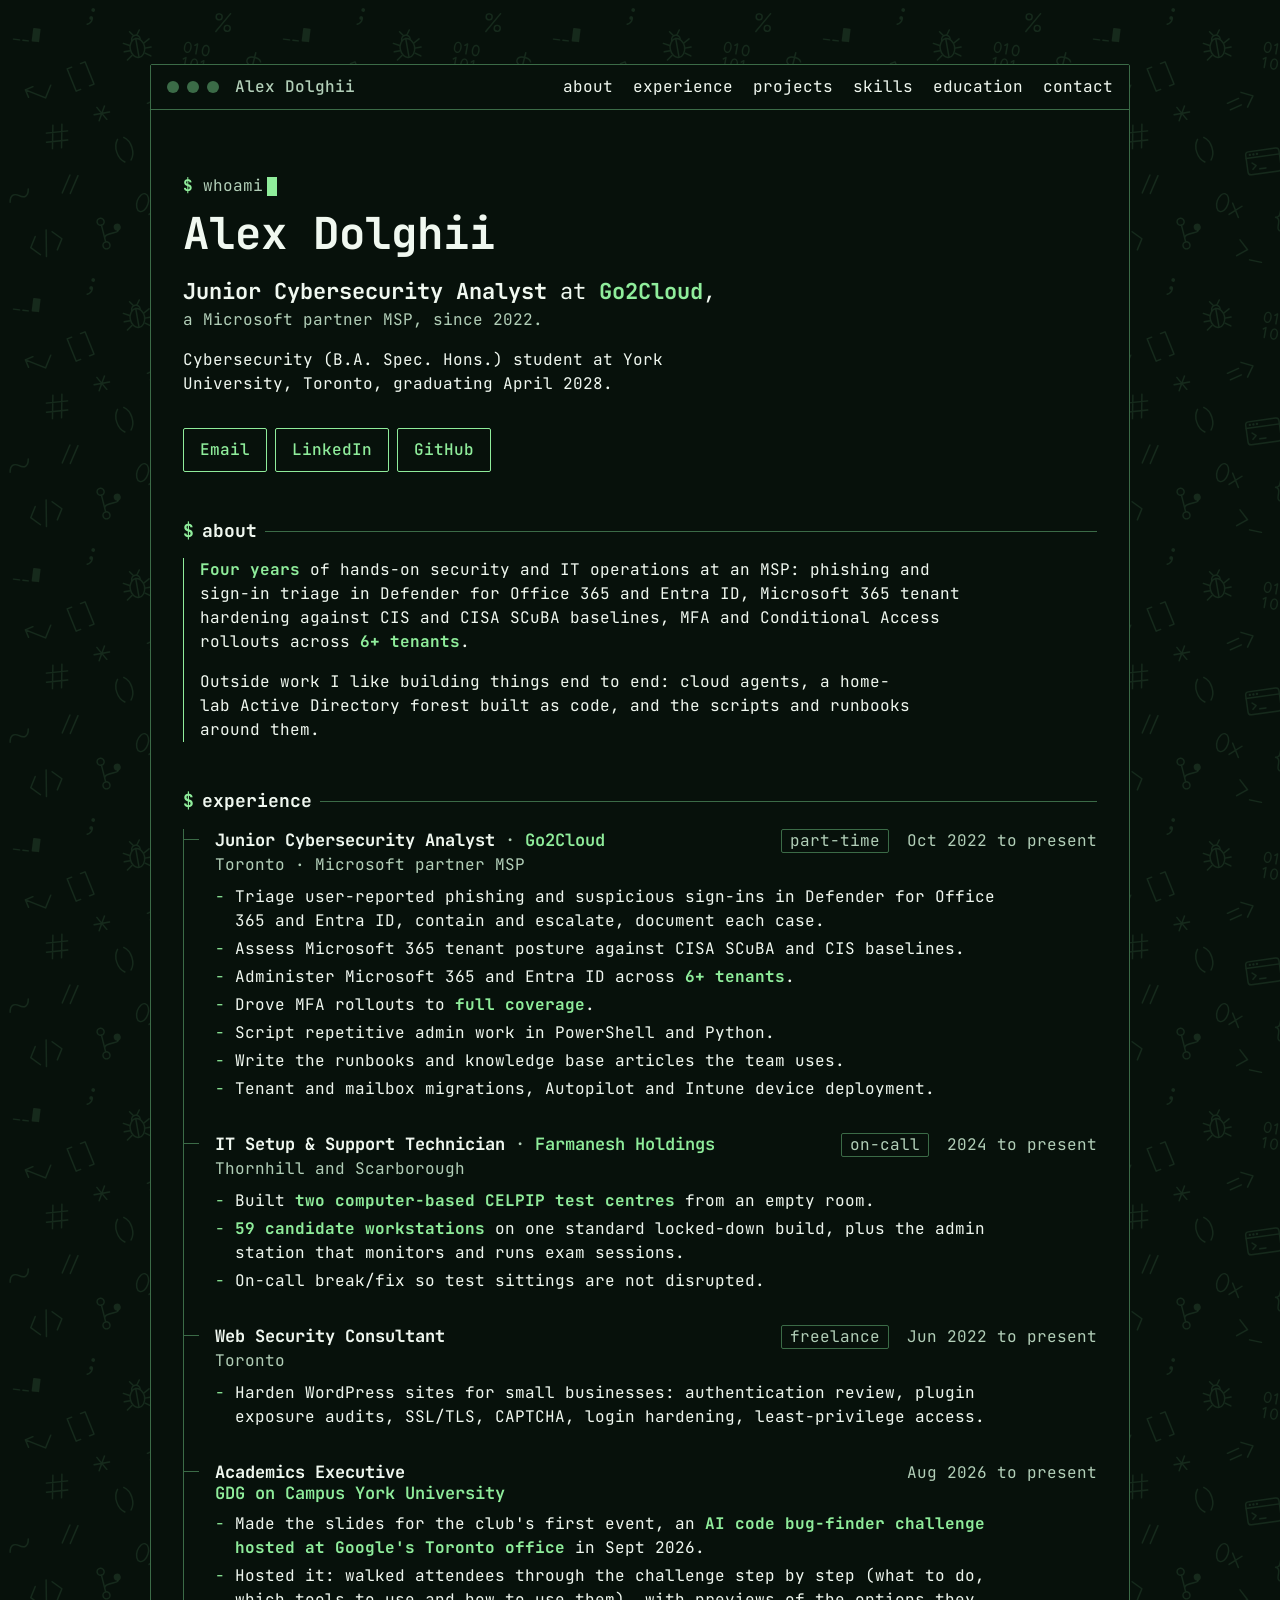
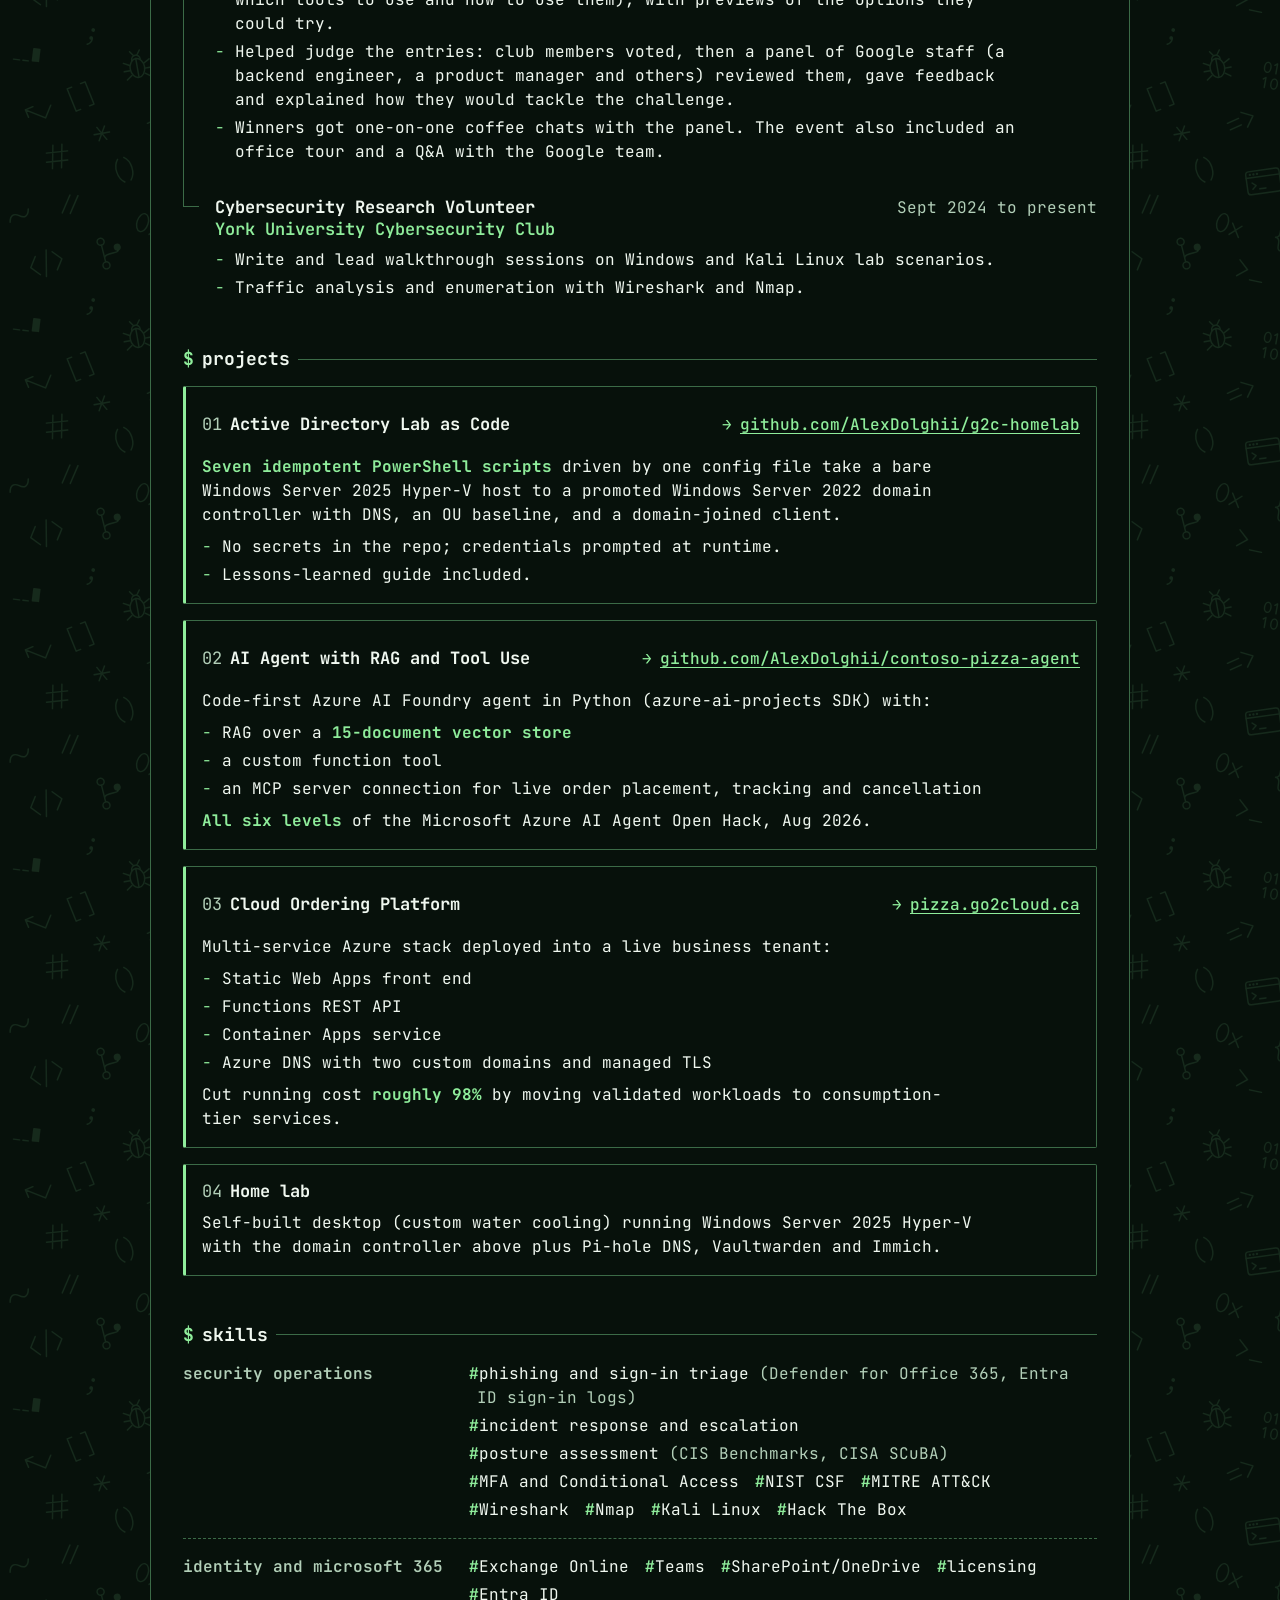
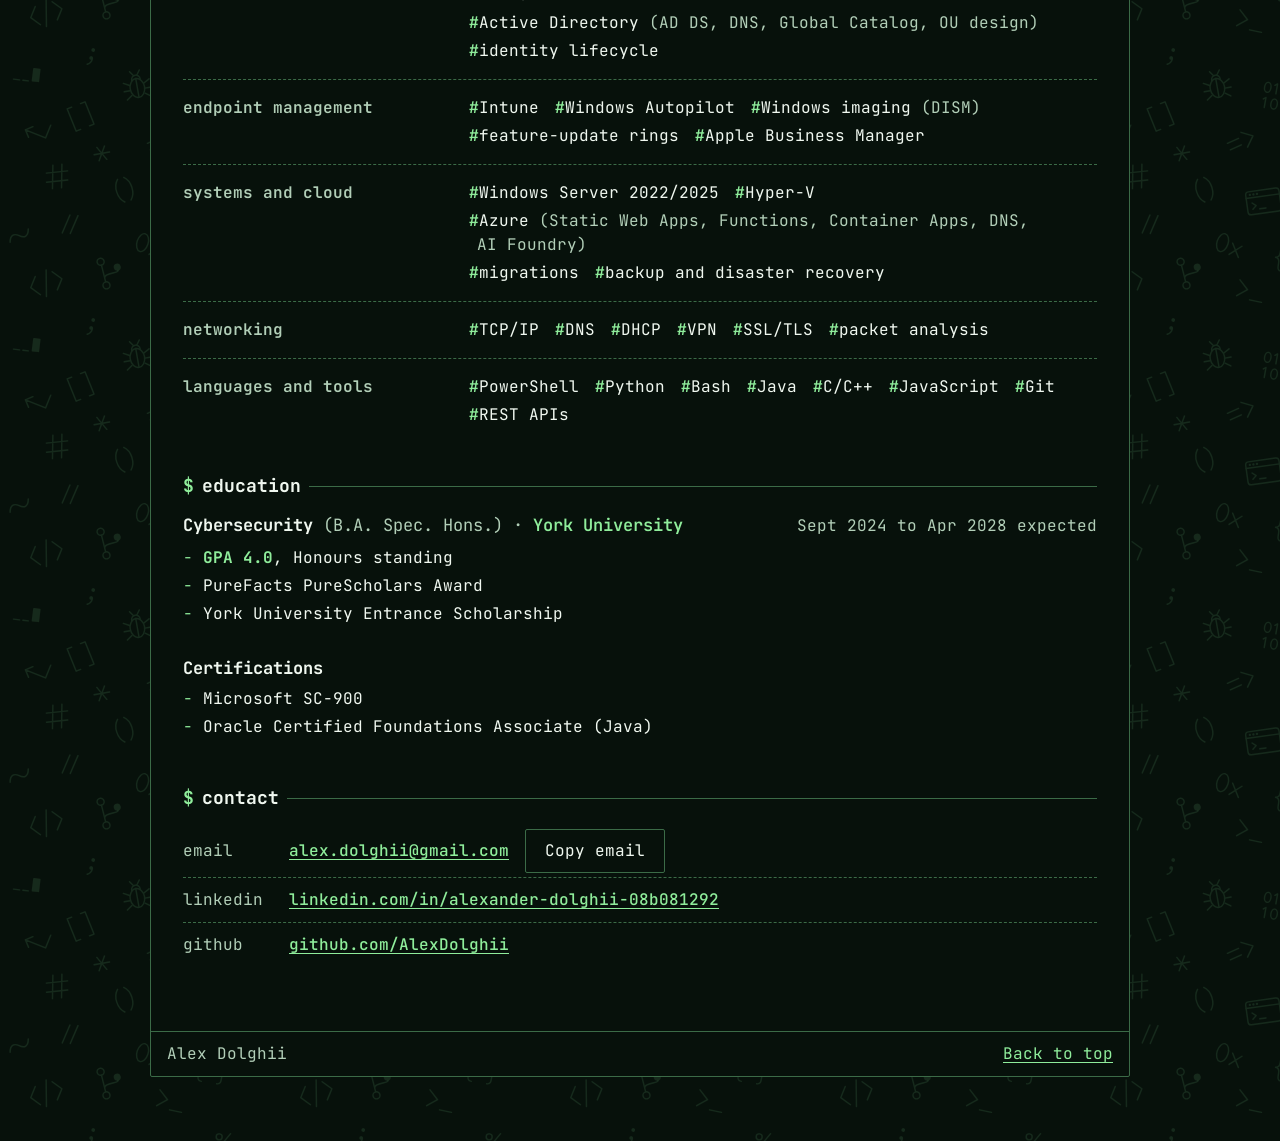
<file: public/index.html>
<!doctype html>
<!--
  Alex Dolghii's portfolio.
  Plain HTML, CSS and JavaScript. No frameworks, no build step.
  The code: https://github.com/AlexDolghii/Portfolio
-->
<html lang="en">
<head>
  <meta charset="utf-8">
  <meta name="viewport" content="width=device-width, initial-scale=1">
  <title>Alex Dolghii · Junior Cybersecurity Analyst</title>
  <meta name="description" content="Junior Cybersecurity Analyst at Go2Cloud, a Microsoft partner MSP, since 2022. Cybersecurity (B.A. Spec. Hons.) student at York University, Toronto, graduating April 2028.">
  <meta name="author" content="Alex Dolghii">
  <meta property="og:type" content="website">
  <meta property="og:title" content="Alex Dolghii · Junior Cybersecurity Analyst">
  <meta property="og:description" content="Junior Cybersecurity Analyst at Go2Cloud, a Microsoft partner MSP, since 2022. Cybersecurity (B.A. Spec. Hons.) student at York University, Toronto, graduating April 2028.">
  <meta property="og:url" content="https://alex-dolghii.web.app/">
  <meta property="og:site_name" content="Alex Dolghii">
  <!-- The preview image shown when the link is shared (LinkedIn, iMessage, Discord, email). -->
  <meta property="og:image" content="https://alex-dolghii.web.app/assets/og-card.png">
  <meta property="og:image:width" content="1200">
  <meta property="og:image:height" content="630">
  <meta property="og:image:alt" content="Alex Dolghii, Junior Cybersecurity Analyst at Go2Cloud. Cybersecurity (B.A. Spec. Hons.) student at York University, Toronto, graduating April 2028.">
  <meta name="twitter:card" content="summary_large_image">
  <meta name="twitter:title" content="Alex Dolghii · Junior Cybersecurity Analyst">
  <meta name="twitter:description" content="Junior Cybersecurity Analyst at Go2Cloud, a Microsoft partner MSP, since 2022. Cybersecurity (B.A. Spec. Hons.) student at York University, Toronto, graduating April 2028.">
  <meta name="twitter:image" content="https://alex-dolghii.web.app/assets/og-card.png">
  <meta name="twitter:image:alt" content="Alex Dolghii, Junior Cybersecurity Analyst at Go2Cloud. Cybersecurity (B.A. Spec. Hons.) student at York University, Toronto, graduating April 2028.">
  <link rel="canonical" href="https://alex-dolghii.web.app/">
  <!-- Tells search engines who this page is about. Data only, never run as code. -->
  <script type="application/ld+json">
  {
    "@context": "https://schema.org",
    "@type": "Person",
    "name": "Alex Dolghii",
    "url": "https://alex-dolghii.web.app/",
    "jobTitle": "Junior Cybersecurity Analyst",
    "worksFor": { "@type": "Organization", "name": "Go2Cloud" },
    "affiliation": {
      "@type": "CollegeOrUniversity",
      "name": "York University",
      "address": { "@type": "PostalAddress", "addressLocality": "Toronto" }
    },
    "email": "mailto:alex.dolghii@gmail.com",
    "sameAs": [
      "https://github.com/AlexDolghii",
      "https://www.linkedin.com/in/alexander-dolghii-08b081292/"
    ]
  }
  </script>
  <meta name="theme-color" content="#07110B">
  <meta name="color-scheme" content="dark">
  <link rel="icon" href="assets/favicon.svg" type="image/svg+xml">

  <!-- Font: JetBrains Mono. The only outside file the vibe allows. -->
  <link rel="preconnect" href="https://fonts.googleapis.com">
  <link rel="preconnect" href="https://fonts.gstatic.com" crossorigin>
  <link href="https://fonts.googleapis.com/css2?family=JetBrains+Mono:wght@400;500;600;700&display=swap" rel="stylesheet">

  <link rel="stylesheet" href="styles.css">
  <script src="script.js" defer></script>
</head>
<body>
  <a class="skip-link" href="#main">Skip to content</a>

  <!-- The whole page sits inside one terminal-style window frame. -->
  <div class="window">

    <!-- Title bar: decorative window dots, his real name, and the section links. -->
    <header class="titlebar">
      <span class="titlebar__dots" aria-hidden="true"><span></span><span></span><span></span></span>
      <a class="titlebar__name" href="#home">Alex Dolghii</a>
      <nav class="nav" aria-label="Sections">
        <ul class="nav__list" role="list">
          <li><a href="#about">About</a></li>
          <li><a href="#experience">Experience</a></li>
          <li><a href="#projects">Projects</a></li>
          <li><a href="#skills">Skills</a></li>
          <li><a href="#education">Education</a></li>
          <li><a href="#contact">Contact</a></li>
        </ul>
      </nav>
    </header>

    <!-- tabindex="-1" lets the skip link move keyboard focus here in every browser. -->
    <main id="main" tabindex="-1">

      <!-- Home: "whoami" is only a decorative label; the lines below it are the real intro from SPEC.md. -->
      <section id="home" class="hero" aria-labelledby="home-title">
        <p class="hero__prompt" aria-hidden="true">whoami</p>
        <h1 class="hero__name" id="home-title">Alex Dolghii</h1>
        <p class="hero__role">
          <span class="hero__title"><strong>Junior Cybersecurity Analyst</strong> at <strong class="hero__org">Go2Cloud</strong>,</span>
          <span class="hero__firm">a Microsoft partner MSP, since <time datetime="2022">2022</time>.</span>
        </p>
        <p class="hero__edu">Cybersecurity (B.A. Spec. Hons.) student at York University, Toronto, graduating <time datetime="2028-04">April 2028</time>.</p>
        <ul class="hero__links" role="list">
          <li><a href="mailto:alex.dolghii@gmail.com">Email</a></li>
          <li><a href="https://www.linkedin.com/in/alexander-dolghii-08b081292/" rel="me">LinkedIn</a></li>
          <li><a href="https://github.com/AlexDolghii" rel="me">GitHub</a></li>
        </ul>
      </section>

      <section id="about" class="section" aria-labelledby="about-title">
        <h2 class="section__title" id="about-title">About</h2>
        <div class="about">
          <p><strong class="hl">Four years</strong> of hands-on security and IT operations at an MSP: phishing and sign-in triage in Defender for Office 365 and Entra ID, Microsoft 365 tenant hardening against CIS and CISA SCuBA baselines, MFA and Conditional Access rollouts across <strong class="hl">6+ tenants</strong>.</p>
          <p>Outside work I like building things end to end: cloud agents, a home-lab Active Directory forest built as code, and the scripts and runbooks around them.</p>
        </div>
      </section>

      <!-- Experience: drawn like "tree" output, one branch per role. -->
      <section id="experience" class="section" aria-labelledby="experience-title">
        <h2 class="section__title" id="experience-title">Experience</h2>
        <div class="entries entries--tree">

          <article class="entry">
            <div class="entry__head">
              <h3 class="entry__title">
                <span class="entry__role">Junior Cybersecurity Analyst</span><span class="sr-only">, </span>
                <span class="entry__org">Go2Cloud</span>
              </h3>
              <p class="entry__dates"><span class="entry__kind">part-time</span><span class="sr-only">,</span> <span class="nowrap"><time datetime="2022-10">Oct 2022</time> to present</span></p>
              <p class="entry__place">Toronto<span class="sr-only">,</span> <span class="sep" aria-hidden="true">·</span> Microsoft partner MSP</p>
            </div>
            <ul class="bullets" role="list">
              <li>Triage user-reported phishing and suspicious sign-ins in Defender for Office 365 and Entra ID, contain and escalate, document each case.</li>
              <li>Assess Microsoft 365 tenant posture against CISA SCuBA and CIS baselines.</li>
              <li>Administer Microsoft 365 and Entra ID across <strong class="hl">6+ tenants</strong>.</li>
              <li>Drove MFA rollouts to <strong class="hl">full coverage</strong>.</li>
              <li>Script repetitive admin work in PowerShell and Python.</li>
              <li>Write the runbooks and knowledge base articles the team uses.</li>
              <li>Tenant and mailbox migrations, Autopilot and Intune device deployment.</li>
            </ul>
          </article>

          <article class="entry">
            <div class="entry__head">
              <h3 class="entry__title">
                <span class="entry__role">IT Setup &amp; Support Technician</span><span class="sr-only">, </span>
                <span class="entry__org">Farmanesh Holdings</span>
              </h3>
              <p class="entry__dates"><span class="entry__kind">on-call</span><span class="sr-only">,</span> <span class="nowrap"><time datetime="2024">2024</time> to present</span></p>
              <p class="entry__place">Thornhill and Scarborough</p>
            </div>
            <ul class="bullets" role="list">
              <li>Built <strong class="hl">two computer-based CELPIP test centres</strong> from an empty room.</li>
              <li><strong class="hl">59 candidate workstations</strong> on one standard locked-down build, plus the admin station that monitors and runs exam sessions.</li>
              <li>On-call break/fix so test sittings are not disrupted.</li>
            </ul>
          </article>

          <article class="entry">
            <div class="entry__head">
              <h3 class="entry__title">
                <span class="entry__role">Web Security Consultant</span>
              </h3>
              <p class="entry__dates"><span class="entry__kind">freelance</span><span class="sr-only">,</span> <span class="nowrap"><time datetime="2022-06">Jun 2022</time> to present</span></p>
              <p class="entry__place">Toronto</p>
            </div>
            <ul class="bullets" role="list">
              <li>Harden WordPress sites for small businesses: authentication review, plugin exposure audits, SSL/TLS, CAPTCHA, login hardening, least-privilege access.</li>
            </ul>
          </article>

          <!-- "entry--stacked": the club name is long, so it always sits under the title. -->
          <article class="entry entry--stacked">
            <div class="entry__head">
              <h3 class="entry__title">
                <span class="entry__role">Academics Executive</span><span class="sr-only">, </span>
                <span class="entry__org">GDG on Campus York University</span>
              </h3>
              <p class="entry__dates"><span class="nowrap"><time datetime="2026-08">Aug 2026</time> to present</span></p>
            </div>
            <ul class="bullets" role="list">
              <li>Made the slides for the club's first event, an <strong class="hl">AI code bug-finder challenge hosted at Google's Toronto office</strong> in <time datetime="2026-09">Sept 2026</time>.</li>
              <li>Hosted it: walked attendees through the challenge step by step (what to do, which tools to use and how to use them), with previews of the options they could try.</li>
              <li>Helped judge the entries: club members voted, then a panel of Google staff (a backend engineer, a product manager and others) reviewed them, gave feedback and explained how they would tackle the challenge.</li>
              <li>Winners got one-on-one coffee chats with the panel. The event also included an office tour and a Q&amp;A with the Google team.</li>
            </ul>
          </article>

          <!-- "entry--stacked": this title is too long to share a line with its club name, so the name always sits underneath. -->
          <article class="entry entry--stacked">
            <div class="entry__head">
              <h3 class="entry__title">
                <span class="entry__role">Cybersecurity Research Volunteer</span><span class="sr-only">, </span>
                <span class="entry__org">York University Cybersecurity Club</span>
              </h3>
              <p class="entry__dates"><span class="nowrap"><time datetime="2024-09">Sept 2024</time> to present</span></p>
            </div>
            <ul class="bullets" role="list">
              <li>Write and lead walkthrough sessions on Windows and Kali Linux lab scenarios.</li>
              <li>Traffic analysis and enumeration with Wireshark and Nmap.</li>
            </ul>
          </article>

        </div>
      </section>

      <!-- Projects: bordered cards with a green left edge. The 01-04 numbers are drawn by CSS. -->
      <section id="projects" class="section" aria-labelledby="projects-title">
        <h2 class="section__title" id="projects-title">Projects</h2>
        <div class="cards">

          <article class="card">
            <div class="card__head">
              <h3 class="card__title">Active Directory Lab as Code</h3>
              <a class="card__link" href="https://github.com/AlexDolghii/g2c-homelab"><span class="card__url">github.com/<wbr>AlexDolghii/<wbr><span class="nowrap">g2c-homelab</span></span></a>
            </div>
            <p><strong class="hl">Seven idempotent PowerShell scripts</strong> driven by one config file take a bare Windows Server 2025 Hyper-V host to a promoted Windows Server 2022 domain controller with DNS, an OU baseline, and a domain-joined client.</p>
            <ul class="bullets" role="list">
              <li>No secrets in the repo; credentials prompted at runtime.</li>
              <li>Lessons-learned guide included.</li>
            </ul>
          </article>

          <article class="card">
            <div class="card__head">
              <h3 class="card__title">AI Agent with RAG and Tool Use</h3>
              <a class="card__link" href="https://github.com/AlexDolghii/contoso-pizza-agent"><span class="card__url">github.com/<wbr>AlexDolghii/<wbr><span class="nowrap">contoso-pizza-agent</span></span></a>
            </div>
            <p>Code-first Azure AI Foundry agent in Python (azure-ai-projects SDK) with:</p>
            <ul class="bullets" role="list">
              <li>RAG over a <strong class="hl">15-document vector store</strong></li>
              <li>a custom function tool</li>
              <li>an MCP server connection for live order placement, tracking and cancellation</li>
            </ul>
            <p><strong class="hl">All six levels</strong> of the Microsoft Azure AI Agent Open Hack, <time datetime="2026-08">Aug 2026</time>.</p>
          </article>

          <article class="card">
            <div class="card__head">
              <h3 class="card__title">Cloud Ordering Platform</h3>
              <a class="card__link" href="https://pizza.go2cloud.ca"><span class="card__url">pizza.go2cloud.ca</span></a>
            </div>
            <p>Multi-service Azure stack deployed into a live business tenant:</p>
            <ul class="bullets" role="list">
              <li>Static Web Apps front end</li>
              <li>Functions REST API</li>
              <li>Container Apps service</li>
              <li>Azure DNS with two custom domains and managed TLS</li>
            </ul>
            <p>Cut running cost <strong class="hl">roughly 98%</strong> by moving validated workloads to consumption-tier services.</p>
          </article>

          <article class="card">
            <div class="card__head">
              <h3 class="card__title">Home lab</h3>
            </div>
            <p>Self-built desktop (custom water cooling) running Windows Server 2025 Hyper-V with the domain controller above plus Pi-hole DNS, Vaultwarden and Immich.</p>
          </article>

        </div>
      </section>

      <!-- Skills: #tags, grouped the same way as SPEC.md. -->
      <section id="skills" class="section" aria-labelledby="skills-title">
        <h2 class="section__title" id="skills-title">Skills</h2>
        <div class="skills">

          <div class="skill-group">
            <h3 class="skill-group__name">Security operations</h3>
            <ul class="tags" role="list">
              <li>phishing and sign-in triage <span class="tags__note">(Defender for Office 365, Entra ID sign-in logs)</span></li>
              <li>incident response and escalation</li>
              <li>posture assessment <span class="tags__note">(CIS Benchmarks, CISA SCuBA)</span></li>
              <li>MFA and Conditional Access</li>
              <li>NIST CSF</li>
              <li>MITRE ATT&amp;CK</li>
              <li>Wireshark</li>
              <li>Nmap</li>
              <li>Kali Linux</li>
              <li>Hack The Box</li>
            </ul>
          </div>

          <div class="skill-group">
            <h3 class="skill-group__name">Identity and Microsoft 365</h3>
            <ul class="tags" role="list">
              <li>Exchange Online</li>
              <li>Teams</li>
              <li>SharePoint/OneDrive</li>
              <li>licensing</li>
              <li>Entra ID</li>
              <li>Active Directory <span class="tags__note">(AD DS, DNS, Global Catalog, OU design)</span></li>
              <li>identity lifecycle</li>
            </ul>
          </div>

          <div class="skill-group">
            <h3 class="skill-group__name">Endpoint management</h3>
            <ul class="tags" role="list">
              <li>Intune</li>
              <li>Windows Autopilot</li>
              <li>Windows imaging <span class="tags__note">(DISM)</span></li>
              <li>feature-update rings</li>
              <li>Apple Business Manager</li>
            </ul>
          </div>

          <div class="skill-group">
            <h3 class="skill-group__name">Systems and cloud</h3>
            <ul class="tags" role="list">
              <li>Windows Server 2022/2025</li>
              <li>Hyper-V</li>
              <li>Azure <span class="tags__note">(Static Web Apps, Functions, Container Apps, DNS, AI Foundry)</span></li>
              <li>migrations</li>
              <li>backup and disaster recovery</li>
            </ul>
          </div>

          <div class="skill-group">
            <h3 class="skill-group__name">Networking</h3>
            <ul class="tags" role="list">
              <li>TCP/IP</li>
              <li>DNS</li>
              <li>DHCP</li>
              <li>VPN</li>
              <li>SSL/TLS</li>
              <li>packet analysis</li>
            </ul>
          </div>

          <div class="skill-group">
            <h3 class="skill-group__name">Languages and tools</h3>
            <ul class="tags" role="list">
              <li>PowerShell</li>
              <li>Python</li>
              <li>Bash</li>
              <li>Java</li>
              <li>C/C++</li>
              <li>JavaScript</li>
              <li>Git</li>
              <li>REST APIs</li>
            </ul>
          </div>

        </div>
      </section>

      <section id="education" class="section" aria-labelledby="education-title">
        <h2 class="section__title" id="education-title">Education</h2>
        <div class="entries">

          <article class="entry">
            <div class="entry__head">
              <h3 class="entry__title">
                <span class="entry__role">Cybersecurity <span class="entry__note">(B.A. Spec. Hons.)</span></span><span class="sr-only">, </span>
                <span class="entry__org">York University</span>
              </h3>
              <p class="entry__dates"><time datetime="2024-09">Sept 2024</time> to <time datetime="2028-04">Apr 2028</time> expected</p>
            </div>
            <ul class="bullets" role="list">
              <li><strong class="hl">GPA 4.0</strong>, Honours standing</li>
              <li>PureFacts PureScholars Award</li>
              <li>York University Entrance Scholarship</li>
            </ul>
          </article>

          <article class="entry">
            <div class="entry__head">
              <h3 class="entry__title">Certifications</h3>
            </div>
            <ul class="bullets" role="list">
              <li>Microsoft SC-900</li>
              <li>Oracle Certified Foundations Associate (Java)</li>
            </ul>
          </article>

        </div>
      </section>

      <!-- Contact: a muted label in a fixed column, then the link. One per line. -->
      <section id="contact" class="section" aria-labelledby="contact-title">
        <h2 class="section__title" id="contact-title">Contact</h2>
        <ul class="contact" role="list">
          <li>
            <span class="contact__label">email</span>
            <span class="contact__value">
              <!-- <wbr> lets a very narrow phone wrap the address after the "@", never in the middle of a word. -->
              <a href="mailto:alex.dolghii@gmail.com">alex.dolghii@<wbr>gmail.com</a>
              <!-- Hidden until script.js runs, so nobody without JavaScript sees a button that does nothing. -->
              <button class="copy" type="button" data-copy="alex.dolghii@gmail.com" hidden>Copy email</button>
              <span class="sr-only" id="copy-status" role="status"></span>
            </span>
          </li>
          <li>
            <span class="contact__label">LinkedIn</span>
            <span class="contact__value">
              <a href="https://www.linkedin.com/in/alexander-dolghii-08b081292/" rel="me">linkedin.com/in/<wbr>alexander-dolghii-08b081292</a>
            </span>
          </li>
          <li>
            <span class="contact__label">GitHub</span>
            <span class="contact__value">
              <a href="https://github.com/AlexDolghii" rel="me">github.com/<wbr>AlexDolghii</a>
            </span>
          </li>
        </ul>
      </section>

    </main>

    <footer class="footer">
      <p>Alex Dolghii</p>
      <a href="#home">Back to top</a>
    </footer>

  </div>
</body>
</html>
</file>
<file: public/styles.css>
/* ==========================================================
   styles.css for Alex Dolghii's portfolio
   Vibe: vibe-terminal.
   Mobile-first: the base rules are for phones. The min-width
   media queries further down widen the layout.
   ========================================================== */

/* ==========================================================
   1. Design tokens: copied exactly from the vibe-terminal skill
   ========================================================== */
:root {
  /* Colors (mode: dark) */
  --color-bg: #07110B;
  --color-text: #F0F8F0;
  --color-muted: #B2CFB8;
  --color-accent: #8FED9B;
  --color-border: #3B6B47;

  /* Fonts */
  --font-heading: "JetBrains Mono", monospace;
  --font-body: "JetBrains Mono", monospace;

  /* Shape and spacing (density: normal) */
  --radius: 2px;
  --space-1: 4px;
  --space-2: 8px;
  --space-3: 16px;
  --space-4: 32px;
  --space-5: 64px;
  --max-width: 980px;
}

/* ==========================================================
   2. Helper values, built only from the tokens above
   ========================================================== */
:root {
  --tap: calc(var(--space-4) + var(--space-2) + var(--space-1)); /* 44px: smallest comfy tap target */
  --dot: calc(var(--space-2) + var(--space-1));                  /* 12px window dot */
  --branch-y: calc(var(--space-2) + var(--space-1) / 2);         /* 10px: middle of a role title's first line */
  --rule: 1px solid var(--color-border);
  --rule-dashed: 1px dashed var(--color-border);
  --measure: 80ch;                                               /* an 80-column terminal line */
  --num-col: 2ch;                                                /* width of a project number, "01" */
  --arrow-col: 1ch;                                              /* width of the arrow before a project link */
  --cursor-w: 1ch;                                               /* one character wide, like a real block cursor */
  --wallpaper-tile: 270px;                                       /* size of one repeat of the background doodles */
  --lift: calc(var(--space-1) * 3 / 4);                          /* 3px: how far a project card rises on hover */
  --tap-pad: calc((var(--tap) - 1.5em) / 2);                     /* grows a one-line button to 44px tall without moving the text */
  --text-md: 1.0625rem;
  --text-lg: 1.125rem;
  --text-xl: 1.375rem;
}

/* ==========================================================
   3. Base (phones first)
   ========================================================== */
*,
*::before,
*::after {
  box-sizing: border-box;
}

html {
  -webkit-text-size-adjust: 100%;
  text-size-adjust: 100%;
  color-scheme: dark;
  background: var(--color-bg);
  scrollbar-color: var(--color-border) var(--color-bg);
}

body {
  margin: 0;
  padding: var(--space-2);
  /* No background here: the page colour and wallpaper come from <html> above. */
  color: var(--color-text);
  font-family: var(--font-body);
  font-size: 1rem;
  line-height: 1.5;
  font-variant-ligatures: none; /* keeps "C/C++" and "TCP/IP" as plain letters */
  overflow-wrap: break-word;
  -webkit-font-smoothing: antialiased;
}

/* The wallpaper around the window: faint terminal and code doodles drawn
   in the border green (assets/bg-doodles.svg), like a chat-app wallpaper.
   It sits on <html>, not <body>, so it fills the whole screen even on a
   short page like the 404. The window itself has a solid background, so
   text never sits on it. */
html {
  background-image: url("assets/bg-doodles.svg");
  background-size: var(--wallpaper-tile) var(--wallpaper-tile);
}

h1,
h2,
h3 {
  margin: 0;
  font-family: var(--font-heading);
  line-height: 1.25;
  text-wrap: balance;
}

p,
ul {
  margin: 0;
}

ul {
  padding: 0;
  list-style: none;
}

p,
li {
  text-wrap: pretty;
}

strong {
  font-weight: 700;
}

/* Keep "Oct 2022" or "April 2028" together on one line. */
time {
  white-space: nowrap;
}

a {
  color: var(--color-accent);
  text-decoration-thickness: 1px;
  text-underline-offset: 0.2em;
}

a:hover {
  text-decoration-thickness: 2px;
}

/* Keyboard focus is always visible. */
:focus-visible {
  outline: 2px solid var(--color-accent);
  outline-offset: calc(var(--space-1) / 2);
}

/* main only gets focus from the skip link, so it needs no ring. */
main:focus {
  outline: none;
}

::selection {
  background: var(--color-accent);
  color: var(--color-bg);
}

/* Make sure the "hidden" attribute wins over any display rule below. */
[hidden] {
  display: none !important;
}

/* Text for screen readers only (for example the comma between a role and an employer). */
.sr-only {
  position: absolute;
  width: 1px;
  height: 1px;
  overflow: hidden;
  clip-path: inset(50%);
  white-space: nowrap;
}

/* Keeps a short run of words together, so a line breaks somewhere sensible. */
.nowrap {
  white-space: nowrap;
}

/* ==========================================================
   4. Skip link
   ========================================================== */
.skip-link {
  position: absolute;
  top: var(--space-2);
  left: var(--space-2);
  z-index: 100;
  display: inline-flex;
  align-items: center;
  min-height: var(--tap);
  padding: 0 var(--space-3);
  border-radius: var(--radius);
  background: var(--color-accent);
  color: var(--color-bg);
  font-weight: 700;
  text-decoration: none;
  transform: translateY(-200%);
}

.skip-link:focus {
  transform: none;
}

/* ==========================================================
   5. Window frame and title bar
   ========================================================== */
.window {
  max-width: var(--max-width);
  margin: 0 auto;
  border: var(--rule);
  border-radius: var(--radius);
  background: var(--color-bg);
}

.titlebar {
  display: flex;
  flex-wrap: wrap;
  align-items: center;
  column-gap: var(--space-3);
  padding: 0 var(--space-3);
  border-bottom: var(--rule);
  background: var(--color-bg);
}

/* Three decorative window dots. Not buttons, so they do nothing. */
.titlebar__dots {
  display: inline-flex;
  gap: var(--space-2);
}

.titlebar__dots span {
  width: var(--dot);
  height: var(--dot);
  border-radius: 50%;
  background: var(--color-border);
}

.titlebar__name {
  display: inline-flex;
  align-items: center;
  min-height: var(--tap);
  color: var(--color-muted);
  font-weight: 500;
  text-decoration: none;
}

.titlebar__name:hover {
  color: var(--color-text);
  text-decoration: underline;
}

/* On phones and tablets the nav sits on its own row under the title. */
.nav {
  flex: 1 0 100%;
  padding-bottom: var(--space-1);
}

.nav__list {
  display: flex;
  flex-wrap: wrap;
  column-gap: var(--space-1);
  margin: 0 calc(var(--space-2) * -1);
}

.nav a {
  display: inline-flex;
  align-items: center;
  min-height: var(--tap);
  padding: 0 var(--space-2);
  border-radius: var(--radius);
  color: var(--color-text);
  text-decoration: none;
  text-transform: lowercase;
}

/* Hover looks like selected text in a terminal. */
.nav a:hover {
  background: var(--color-accent);
  color: var(--color-bg);
}

/* script.js marks the section you are reading with aria-current. */
.nav a[aria-current] {
  color: var(--color-accent);
  text-decoration: underline;
  text-decoration-thickness: 2px;
  text-underline-offset: 0.35em;
}

.nav a[aria-current]:hover {
  color: var(--color-bg);
}

/* ==========================================================
   6. Main column, prompt-style headings, shared bits
   ========================================================== */
main {
  padding: 0 var(--space-3) var(--space-4);
}

.section {
  padding-top: var(--space-4);
}

/* Every section heading looks like a prompt: "$ experience ------" */
.section__title {
  display: flex;
  align-items: center;
  gap: var(--space-2);
  margin-bottom: var(--space-3);
  font-size: var(--text-lg);
  font-weight: 700;
  text-transform: lowercase;
}

.section__title::before {
  content: "$";
  content: "$" / "";
  color: var(--color-accent);
}

/* A thin rule runs from the heading to the edge of the window. */
.section__title::after {
  content: "";
  flex: 1 1 var(--space-4);
  border-top: var(--rule);
}

/* Emphasis for the real numbers and outcomes from SPEC.md. */
.hl {
  color: var(--color-accent);
  font-weight: 700;
}

/* Dash bullets, like a plain-text list. */
.bullets {
  display: grid;
  gap: var(--space-1);
  max-width: var(--measure);
}

.bullets li {
  position: relative;
  padding-left: calc(var(--space-3) + var(--space-1));
}

.bullets li::before {
  content: "-";
  content: "-" / "";
  position: absolute;
  left: 0;
  color: var(--color-accent);
}

/* ==========================================================
   7. Home (hero)
   ========================================================== */
.hero {
  padding-top: var(--space-4);
}

.hero__prompt {
  color: var(--color-muted);
}

.hero__prompt::before {
  content: "$ ";
  content: "$ " / "";
  color: var(--color-accent);
  font-weight: 700;
}

/* A solid block cursor after "whoami". It blinks a few times on load
   (section 16, only if motion is allowed), then rests. */
.hero__prompt::after {
  content: "";
  display: inline-block;
  width: var(--cursor-w);
  height: 1.2em;
  margin-left: var(--space-1);
  vertical-align: text-bottom;
  background: var(--color-accent);
}

/* script.js turns "whoami" into this button when motion is allowed.
   The padding makes it a 44px tap target; the matching negative margin
   keeps the line exactly where it was, so nothing shifts. */
.hero__run {
  position: relative; /* paints above the h1 below it, so all 44px take the click */
  padding: var(--tap-pad) 0;
  margin: calc(var(--tap-pad) * -1) 0;
  border: 0;
  background: none;
  color: inherit;
  font: inherit;
  line-height: inherit;
  cursor: pointer;
}

.hero__run:hover {
  color: var(--color-accent);
  text-decoration: underline;
  text-underline-offset: 0.2em;
}

.hero__name {
  margin-top: var(--space-2);
  font-size: clamp(2rem, 1.5rem + 2.5vw, 2.75rem);
  font-weight: 700;
}

.hero__role {
  margin-top: var(--space-3);
}

.hero__title {
  display: block;
  font-size: var(--text-lg);
  line-height: 1.4;
}

.hero__org {
  color: var(--color-accent);
}

.hero__firm {
  display: block;
  color: var(--color-muted);
}

.hero__edu {
  max-width: var(--measure);
  margin-top: var(--space-3);
  text-wrap: balance;
}

.hero__links {
  display: flex;
  flex-wrap: wrap;
  gap: var(--space-2);
  margin-top: var(--space-4);
}

.hero__links a {
  display: inline-flex;
  align-items: center;
  min-height: var(--tap);
  padding: 0 var(--space-3);
  border: 1px solid var(--color-accent);
  border-radius: var(--radius);
  font-weight: 500;
  text-decoration: none;
}

.hero__links a:hover {
  background: var(--color-accent);
  color: var(--color-bg);
}

/* ==========================================================
   8. About (one output column with a thin prompt-green rule)
   ========================================================== */
.about {
  display: grid;
  gap: var(--space-3);
  max-width: var(--measure);
  padding-left: var(--space-3);
  border-left: 1px solid var(--color-accent);
}

/* ==========================================================
   9. Experience and Education entries
   ========================================================== */
.entries {
  display: grid;
  gap: var(--space-4);
}

.entry__head {
  display: grid;
  margin-bottom: var(--space-2);
}

.entry__title {
  font-size: var(--text-md);
  font-weight: 700;
}

.entry__note {
  color: var(--color-muted);
  font-weight: 400;
}

.entry__org {
  display: block;
  color: var(--color-accent);
  font-weight: 600;
}

.entry__dates,
.entry__place {
  color: var(--color-muted);
}

.entry__dates {
  font-variant-numeric: tabular-nums;
}

/* Employment type as the vibe's thin outlined tag: [part-time] */
.entry__kind {
  display: inline-block;
  margin-right: var(--space-2);
  padding: 0 var(--space-2);
  border: var(--rule);
  border-radius: var(--radius);
  line-height: 1.375;
}

.sep {
  color: var(--color-muted);
}

/* Experience is drawn like "tree" output: one vertical line, a branch into each role. */
.entries--tree {
  gap: 0;
}

.entries--tree > .entry {
  position: relative;
  padding-left: var(--space-3);
  padding-bottom: var(--space-4);
}

.entries--tree > .entry:last-child {
  padding-bottom: 0;
}

/* The vertical line. */
.entries--tree > .entry::before {
  content: "";
  position: absolute;
  top: 0;
  bottom: 0;
  left: 0;
  border-left: var(--rule);
}

/* The last branch stops at its title, like the corner in "tree" output. */
.entries--tree > .entry:last-child::before {
  bottom: auto;
  height: var(--branch-y);
}

/* The short branch into each role title. */
.entries--tree > .entry::after {
  content: "";
  position: absolute;
  top: var(--branch-y);
  left: 0;
  width: var(--space-2);
  border-top: var(--rule);
}

/* ==========================================================
   10. Projects (bordered cards with a green left edge)
   ========================================================== */
.cards {
  display: grid;
  gap: var(--space-3);
  counter-reset: project;
}

.card {
  position: relative;
  isolation: isolate;
  display: grid;
  gap: var(--space-2);
  padding: var(--space-3);
  border: var(--rule);
  border-left: 3px solid var(--color-accent);
  border-radius: var(--radius);
  counter-increment: project;
}

/* A faint green wash when the card is hovered or its link has focus. */
.card::before {
  content: "";
  position: absolute;
  inset: 0;
  z-index: -1;
  background: var(--color-accent);
  opacity: 0;
  pointer-events: none;
}

.card:hover::before,
.card:focus-within::before {
  opacity: 0.06;
}

.card:focus-within {
  border-color: var(--color-accent);
}

.card__head {
  display: flex;
  flex-wrap: wrap;
  align-items: baseline;
  justify-content: space-between;
  column-gap: var(--space-3);
}

/* A long title wraps with its second line lined up after the number. */
.card__title {
  padding-left: calc(var(--num-col) + var(--space-2));
  font-size: var(--text-md);
  font-weight: 700;
  text-indent: calc((var(--num-col) + var(--space-2)) * -1);
}

/* Muted 01-04 before each title, like a numbered listing. Screen readers skip it. */
.card__title::before {
  content: counter(project, decimal-leading-zero);
  content: counter(project, decimal-leading-zero) / "";
  display: inline-block;
  width: var(--num-col);
  margin-right: var(--space-2);
  color: var(--color-muted);
  font-weight: 400;
  text-indent: 0;
}

/* 8px padding above and below a 28px line = a 44px tap target.
   The underline sits on the URL only, so the arrow in front stays clean.
   On a narrow phone a long URL wraps with its next lines tucked under the URL, not the arrow. */
.card__link {
  display: inline-block;
  max-width: 100%;
  padding: var(--space-2) 0 var(--space-2) calc(var(--arrow-col) + var(--space-2));
  line-height: 1.75;
  font-weight: 500;
  text-decoration: none;
  text-indent: calc((var(--arrow-col) + var(--space-2)) * -1);
  overflow-wrap: anywhere;
}

.card__link::before {
  content: "\2192";
  content: "\2192" / "";
  display: inline-block;
  width: var(--arrow-col);
  margin-right: var(--space-2);
  text-indent: 0;
}

.card__url {
  text-decoration: underline;
  text-decoration-thickness: 1px;
  text-underline-offset: 0.2em;
}

.card__link:hover .card__url {
  text-decoration-thickness: 2px;
}

.card p {
  max-width: var(--measure);
}

/* ==========================================================
   11. Skills (#tags, grouped, dashed lines between groups)
   ========================================================== */
.skill-group {
  display: grid;
  gap: var(--space-1);
  padding: var(--space-3) 0;
}

.skill-group:first-child {
  padding-top: 0;
}

.skill-group:last-child {
  padding-bottom: 0;
}

.skill-group + .skill-group {
  border-top: var(--rule-dashed);
}

.skill-group__name {
  color: var(--color-muted);
  font-size: 1rem;
  font-weight: 600;
  text-transform: lowercase;
}

.tags {
  display: flex;
  flex-wrap: wrap;
  gap: var(--space-1) var(--space-3);
}

/* A long tag wraps with its second line tucked in after the "#". */
.tags li {
  padding-left: var(--space-2);
  text-indent: calc(var(--space-2) * -1);
}

.tags li::before {
  content: "#";
  content: "#" / "";
  color: var(--color-accent);
  font-weight: 700;
}

.tags__note {
  color: var(--color-muted);
}

/* ==========================================================
   12. Contact (label column + link, one per line)
   ========================================================== */
.contact li + li {
  border-top: var(--rule-dashed);
}

/* Label column + link, one line each, even on a 320px phone.
   On a very narrow phone the email wraps after the "@" (the <wbr> in index.html), never mid-word. */
.contact li {
  display: grid;
  grid-template-columns: 9ch minmax(0, 1fr);
  align-items: baseline;
  column-gap: var(--space-3);
}

.contact__label {
  color: var(--color-muted);
  text-transform: lowercase;
}

.contact__value {
  display: flex;
  flex-wrap: wrap;
  align-items: center;
  gap: 0 var(--space-3);
  min-width: 0;
}

.contact a {
  display: inline-flex;
  align-items: center;
  min-height: var(--tap);
  max-width: 100%;
  font-weight: 500;
  overflow-wrap: anywhere;
}

.copy {
  display: inline-flex;
  align-items: center;
  justify-content: center;
  min-width: 14ch; /* same width for "Copy email" and "Copied", so nothing jumps */
  min-height: var(--tap);
  margin: var(--space-1) 0;
  padding: 0 var(--space-3);
  border: var(--rule);
  border-radius: var(--radius);
  background: transparent;
  color: var(--color-text);
  font: inherit;
  cursor: pointer;
}

.copy:hover {
  border-color: var(--color-accent);
  color: var(--color-accent);
}

/* Off-screen helper that older browsers use to copy text (made by script.js). */
.copy-buffer {
  position: fixed;
  top: 0;
  left: 0;
  opacity: 0;
  pointer-events: none;
}

/* ==========================================================
   13. Footer (bottom edge of the window)
   ========================================================== */
.footer {
  display: flex;
  flex-wrap: wrap;
  align-items: center;
  justify-content: space-between;
  column-gap: var(--space-3);
  padding: 0 var(--space-3);
  border-top: var(--rule);
  color: var(--color-muted);
}

.footer a {
  display: inline-flex;
  align-items: center;
  justify-content: center;
  min-width: var(--tap); /* a short label like "Home" still gets a full 44px target */
  min-height: var(--tap);
}

/* ==========================================================
   13b. 404 page (404.html): same window, one short message
   ========================================================== */
.notfound {
  padding-block: var(--space-5);
}

.notfound__command {
  color: var(--color-muted);
}

/* The address someone typed can be very long, so it may break anywhere. */
.notfound__path {
  color: var(--color-text);
  overflow-wrap: anywhere;
}

.notfound__title {
  margin-top: var(--space-3);
  font-size: clamp(1.75rem, 1.25rem + 2vw, 2.5rem);
  font-weight: 700;
}

.notfound__text {
  max-width: var(--measure);
  margin-top: var(--space-3);
  color: var(--color-muted);
}

/* ==========================================================
   14. Tablet and up (768px)
   ========================================================== */
@media (min-width: 48em) {
  body {
    padding: var(--space-4) var(--space-3);
  }

  main {
    padding: 0 var(--space-4) var(--space-5);
  }

  .hero {
    padding-top: var(--space-5);
  }

  .hero__title {
    font-size: var(--text-xl);
  }

  .section {
    padding-top: calc(var(--space-4) + var(--space-3));
  }

  /* Entry header: role on the left, type and dates pinned right on the same line. */
  .entry__head {
    grid-template-columns: minmax(0, 1fr) auto;
    align-items: baseline;
    column-gap: var(--space-3);
  }

  .entry__title {
    grid-column: 1;
    grid-row: 1;
  }

  .entry__dates {
    grid-column: 2;
    grid-row: 1;
    text-align: right;
    white-space: nowrap;
  }

  .entry__place {
    grid-column: 1 / -1;
  }

  /* Wider tree: a longer branch and more room before the text. */
  .entries--tree > .entry {
    padding-left: var(--space-4);
  }

  .entries--tree > .entry::after {
    width: var(--space-3);
  }

  /* Skills: group label in a fixed column, tags flowing beside it. */
  .skill-group {
    grid-template-columns: 27ch minmax(0, 1fr);
    align-items: baseline;
    column-gap: var(--space-3);
  }
}

/* ==========================================================
   15. Desktop (1024px): sticky one-row title bar
   ========================================================== */
@media (min-width: 64em) {
  /* Extra room above and below so the wallpaper frames the window, like the preview. */
  body {
    padding: var(--space-5) var(--space-4);
  }

  .titlebar {
    position: sticky;
    top: 0;
    z-index: 10;
    flex-wrap: nowrap;
  }

  .nav {
    flex: 0 1 auto;
    margin-left: auto;
    padding-bottom: 0;
  }

  /* Keep the top 60px clear of the sticky 45px title bar. This covers nav jumps to a section
     and also a link that gets keyboard focus near the top, so it never hides under the bar. */
  html {
    scroll-padding-top: calc(var(--tap) + var(--space-3));
  }

  /* Role and employer share one line: "Role · Employer".
     inline-block keeps the employer in one piece if it ever has to wrap. */
  .entry__org {
    display: inline-block;
  }

  .entry__org::before {
    content: "· ";
    content: "· " / "";
    color: var(--color-muted);
    font-weight: 400;
  }

  /* A title too long for that keeps its employer on the line underneath, with no dot. */
  .entry--stacked .entry__org {
    display: block;
  }

  .entry--stacked .entry__org::before {
    content: none;
  }
}

/* ==========================================================
   16. Motion: transform/opacity only, 150-300ms transitions, and only if
       the visitor allows it. Nothing slides or fades in when the page loads.
       The one load-time effect is the whoami cursor blinking 4 times
       (stepped opacity, done in about 4 seconds).
   ========================================================== */
@media (prefers-reduced-motion: no-preference) {
  .skip-link {
    transition: transform 150ms ease-out;
  }

  .card::before {
    transition: opacity 150ms ease-out;
  }

  .card__link::before {
    transition: transform 150ms ease-out;
  }

  /* The project arrow nudges 4px toward the link. */
  .card__link:hover::before,
  .card__link:focus-visible::before {
    transform: translateX(var(--space-1));
  }

  /* The cursor after "whoami" blinks four times when the page opens, then stays solid. */
  .hero__prompt::after {
    animation: cursor-blink 1060ms step-end 4;
  }

  /* Running "whoami": the name and intro lines hide at once, then fade back
     in one at a time (script.js adds .is-shown to each, 140ms apart). */
  .hero.is-running .hero__reveal {
    opacity: 0;
  }

  .hero.is-running .hero__reveal.is-shown {
    opacity: 1;
    transition: opacity 180ms ease-out;
  }

  /* Project cards rise 3px for keyboard focus... */
  .card {
    transition: transform 150ms ease-out;
  }

  .card:focus-within {
    transform: translateY(calc(var(--lift) * -1));
  }

  /* An invisible 3px strip under each card. It rises with the card and covers
     the gap the lift leaves, so a pointer at the card's bottom edge stays "on"
     the card instead of flickering in and out of hover. */
  .card::after {
    content: "";
    position: absolute;
    top: 100%;
    right: 0;
    left: 0;
    height: var(--lift);
  }
}

/* ...and for a mouse pointer. Touch screens have no real hover, so they skip it. */
@media (prefers-reduced-motion: no-preference) and (hover: hover) {
  .card:hover {
    transform: translateY(calc(var(--lift) * -1));
  }
}

@keyframes cursor-blink {
  50% {
    opacity: 0;
  }
}

@media (prefers-reduced-motion: reduce) {
  *,
  *::before,
  *::after {
    transition-duration: 0.01ms !important;
    animation-duration: 0.01ms !important;
  }
}

/* ==========================================================
   17. Accessibility settings
   ========================================================== */
/* "Increase contrast": muted text and borders go to full strength. */
/* People who ask for more contrast get a plain background, no doodles. */
@media (prefers-contrast: more) {
  html {
    background-image: none;
  }
}

@media (prefers-contrast: more) {
  :root {
    --color-muted: var(--color-text);
    --color-border: var(--color-accent);
  }
}

/* Windows high-contrast themes would erase the window dots, so draw them in the text colour. */
@media (forced-colors: active) {
  .titlebar__dots span {
    forced-color-adjust: none;
    background: CanvasText;
  }

  .card::before {
    display: none;
  }

  .hero__prompt::after {
    forced-color-adjust: none;
    background: CanvasText;
  }
}

/* ==========================================================
   18. Printing or "Save as PDF": dark ink on light paper.
       The five vibe colours swap places, so no new colour is added.
   ========================================================== */
@media print {
  :root {
    --color-bg: #F0F8F0;     /* paper: the vibe's text colour */
    --color-text: #07110B;   /* ink: the vibe's background colour */
    --color-muted: #3B6B47;  /* the vibe's border green, 5.7:1 on the paper */
    --color-accent: #3B6B47;
    --color-border: #B2CFB8; /* the vibe's muted colour, for light rules */
  }

  html {
    color-scheme: light;
  }

  body {
    padding: 0;
  }

  /* No menus, buttons or window chrome on paper. The contact section still lists every link. */
  .skip-link,
  .titlebar,
  .hero__links,
  .copy,
  .footer,
  .card::before {
    display: none !important;
  }

  .window {
    max-width: none;
    border: 0;
  }

  main {
    padding: 0;
  }

  .hero {
    padding-top: 0;
  }

  /* Paper has no fingers: drop the 44px tap sizes. */
  .card__link {
    padding-top: 0;
    padding-bottom: 0;
  }

  .contact a {
    min-height: 0;
  }

  /* Keep each heading with what follows it, and each entry or card in one piece. */
  h2,
  h3,
  .entry__head,
  .card__head {
    break-after: avoid;
  }

  .entry,
  .card,
  .skill-group,
  .contact li {
    break-inside: avoid;
  }

  /* A cursor means nothing on paper. */
  .hero__prompt::after {
    display: none;
  }

  /* No wallpaper on paper either. */
  html {
    background-image: none;
  }

  /* Printed or PDF copies still lead back to the live site. */
  .window::after {
    content: "alex-dolghii.web.app";
    display: block;
    margin-top: var(--space-4);
    padding-top: var(--space-2);
    border-top: var(--rule);
    color: var(--color-muted);
  }

  /* Printing in the middle of a whoami replay must never leave the intro blank. */
  .hero__reveal {
    opacity: 1 !important;
  }
}
</file>
